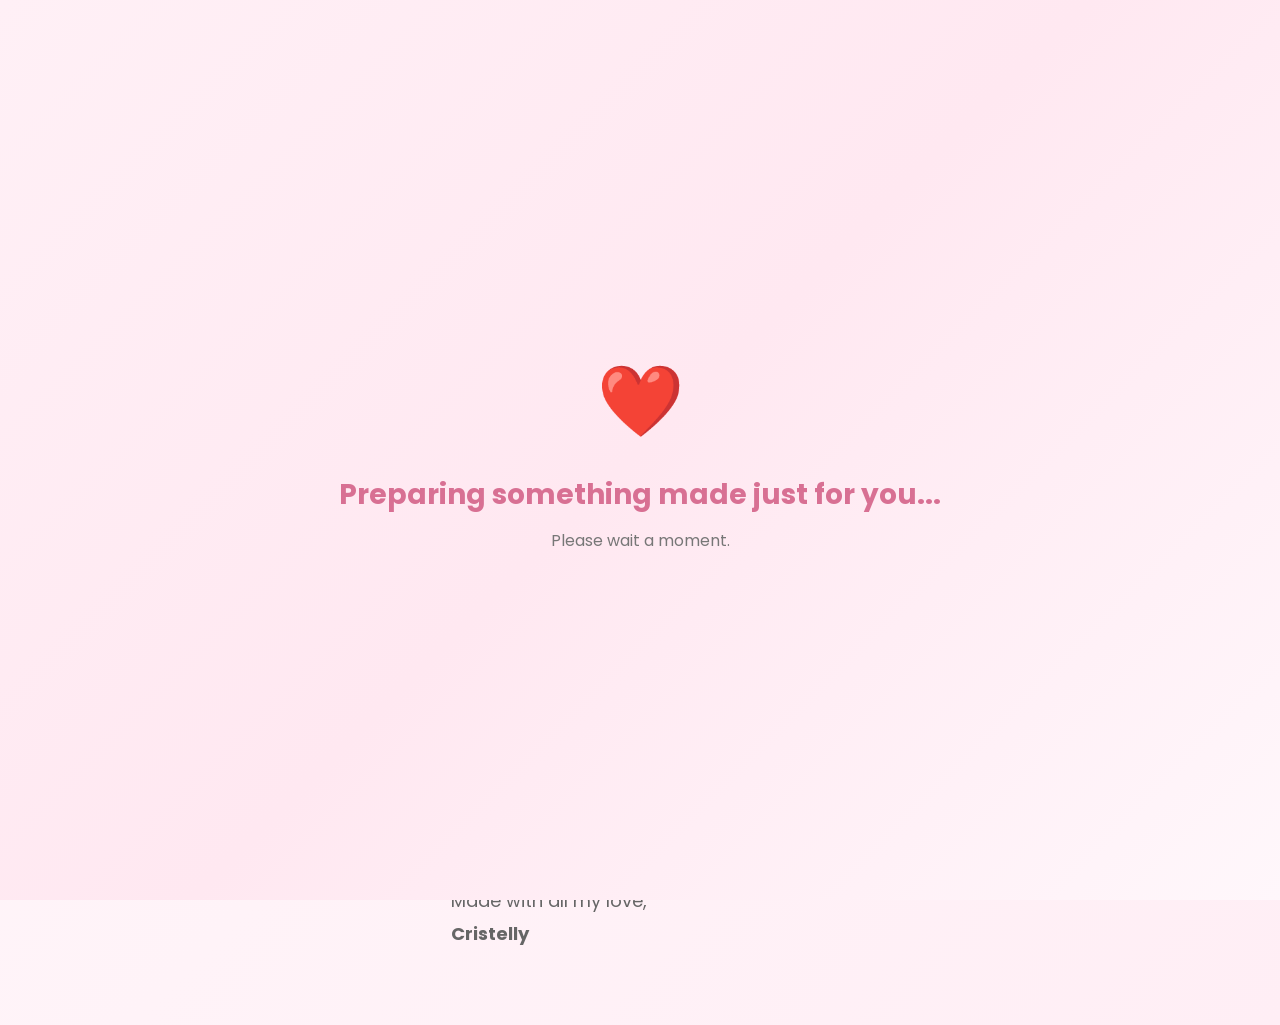
<file: index.html>
<!DOCTYPE html>
<html lang="en">

<head>

<meta charset="UTF-8">

<meta name="viewport" content="width=device-width, initial-scale=1.0">

<title>Every Reason Leads to You ❤️</title>

<link rel="preconnect" href="https://fonts.googleapis.com">

<link rel="preconnect" href="https://fonts.gstatic.com" crossorigin>

<link href="https://fonts.googleapis.com/css2?family=Great+Vibes&family=Poppins:wght@300;400;500;600&display=swap" rel="stylesheet">

<link rel="stylesheet" href="style.css">

</head>

<body>

  <div id="loader">
<div class="loader-heart">❤️</div>
<h2>Preparing something made just for you...</h2>
<p>Please wait a moment.</p>
</div>

<section class="hero">

<div class="overlay"></div>

<div class="hero-content">

<img src="cover.jpg" class="cover" alt="Our Photo">

<p class="small-text">
  
To the Love of My Life...
  
</p>

<h1>

Every Reason

<br>

Leads to You

</h1>

<p class="subtitle">

A Digital Love Story

<br>

for Mattyyy ❤️

</p>

<div class="line"></div>

<p class="message">

Some gifts are opened once.

<br><br>

I hope this one

stays with you forever.

</p>

<a href="letter.html">

<button class="main-button">

Begin Reading ❤️

</button>

</a>

<p class="signature">

Made with all my love,

<br>

<strong>Cristelly</strong>

</p>

</div>

</section>

<script src="script.js"></script>

</body>

</html>
</file>
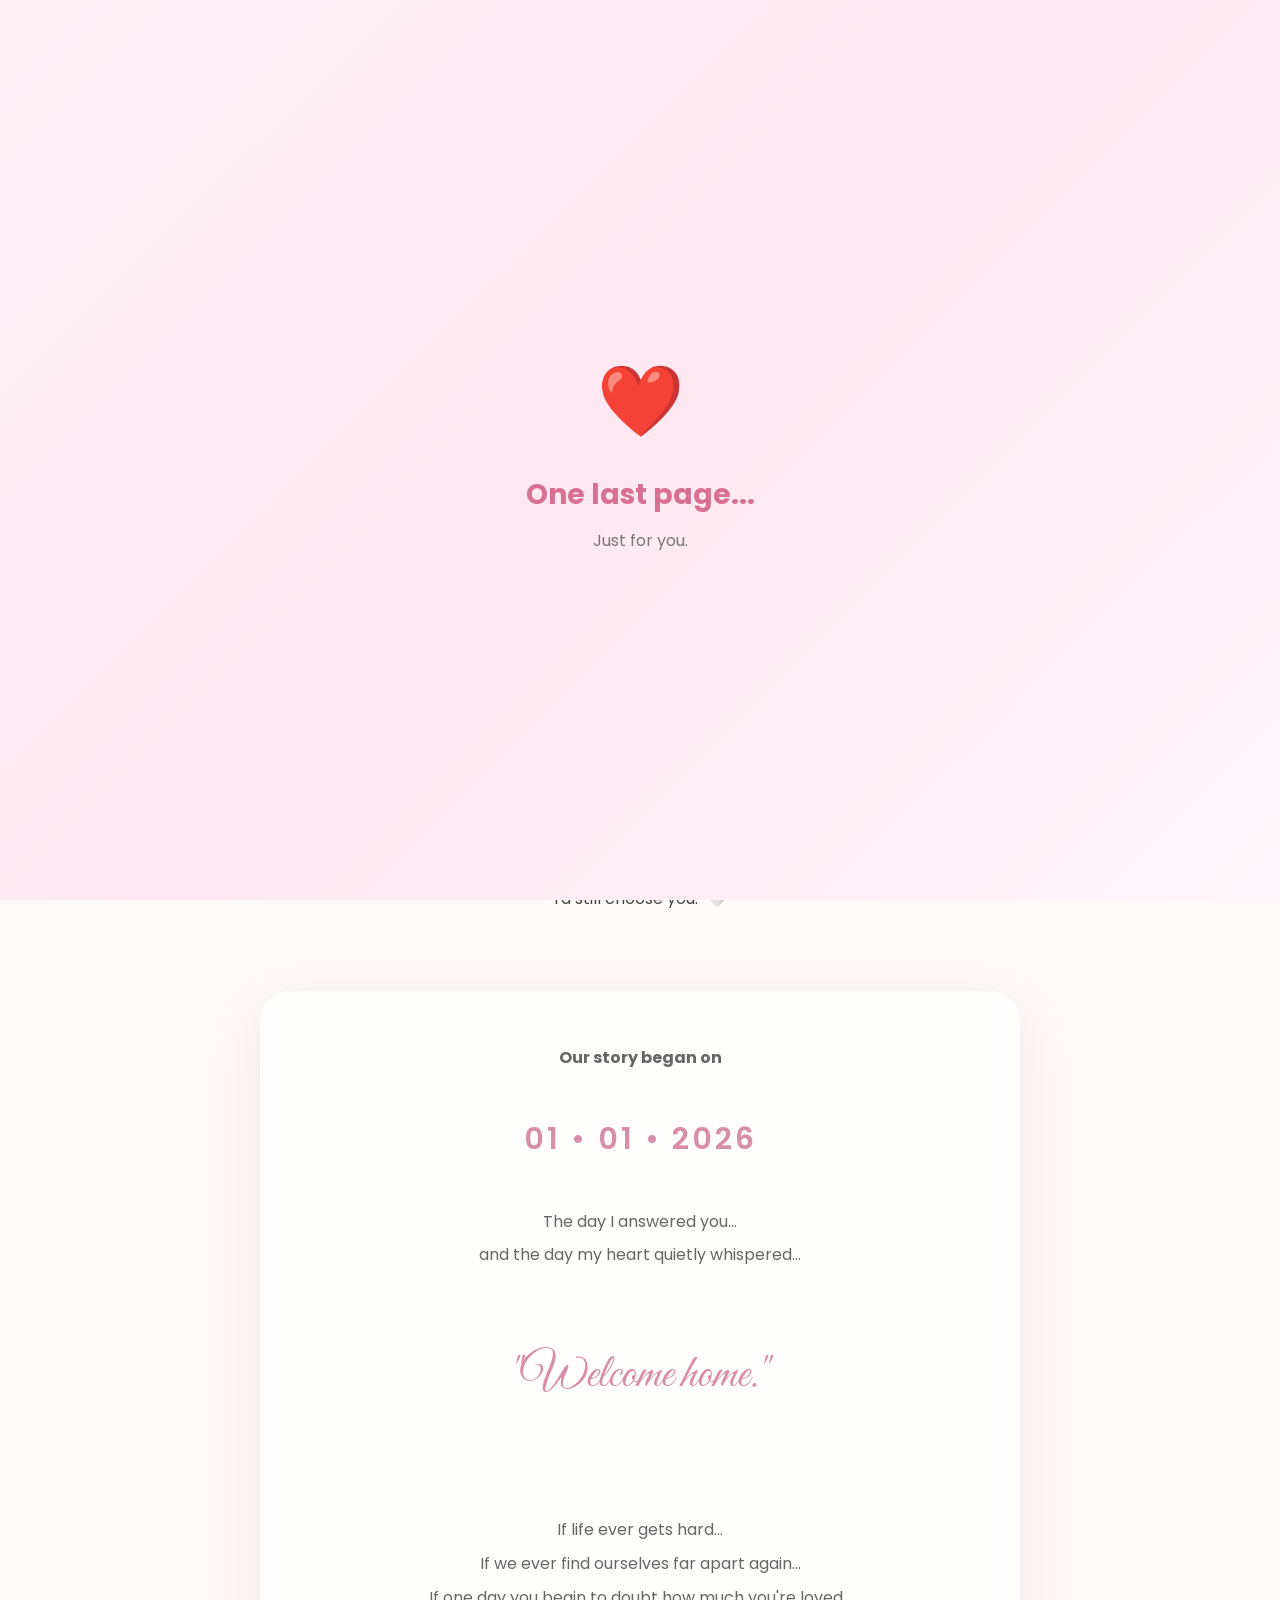
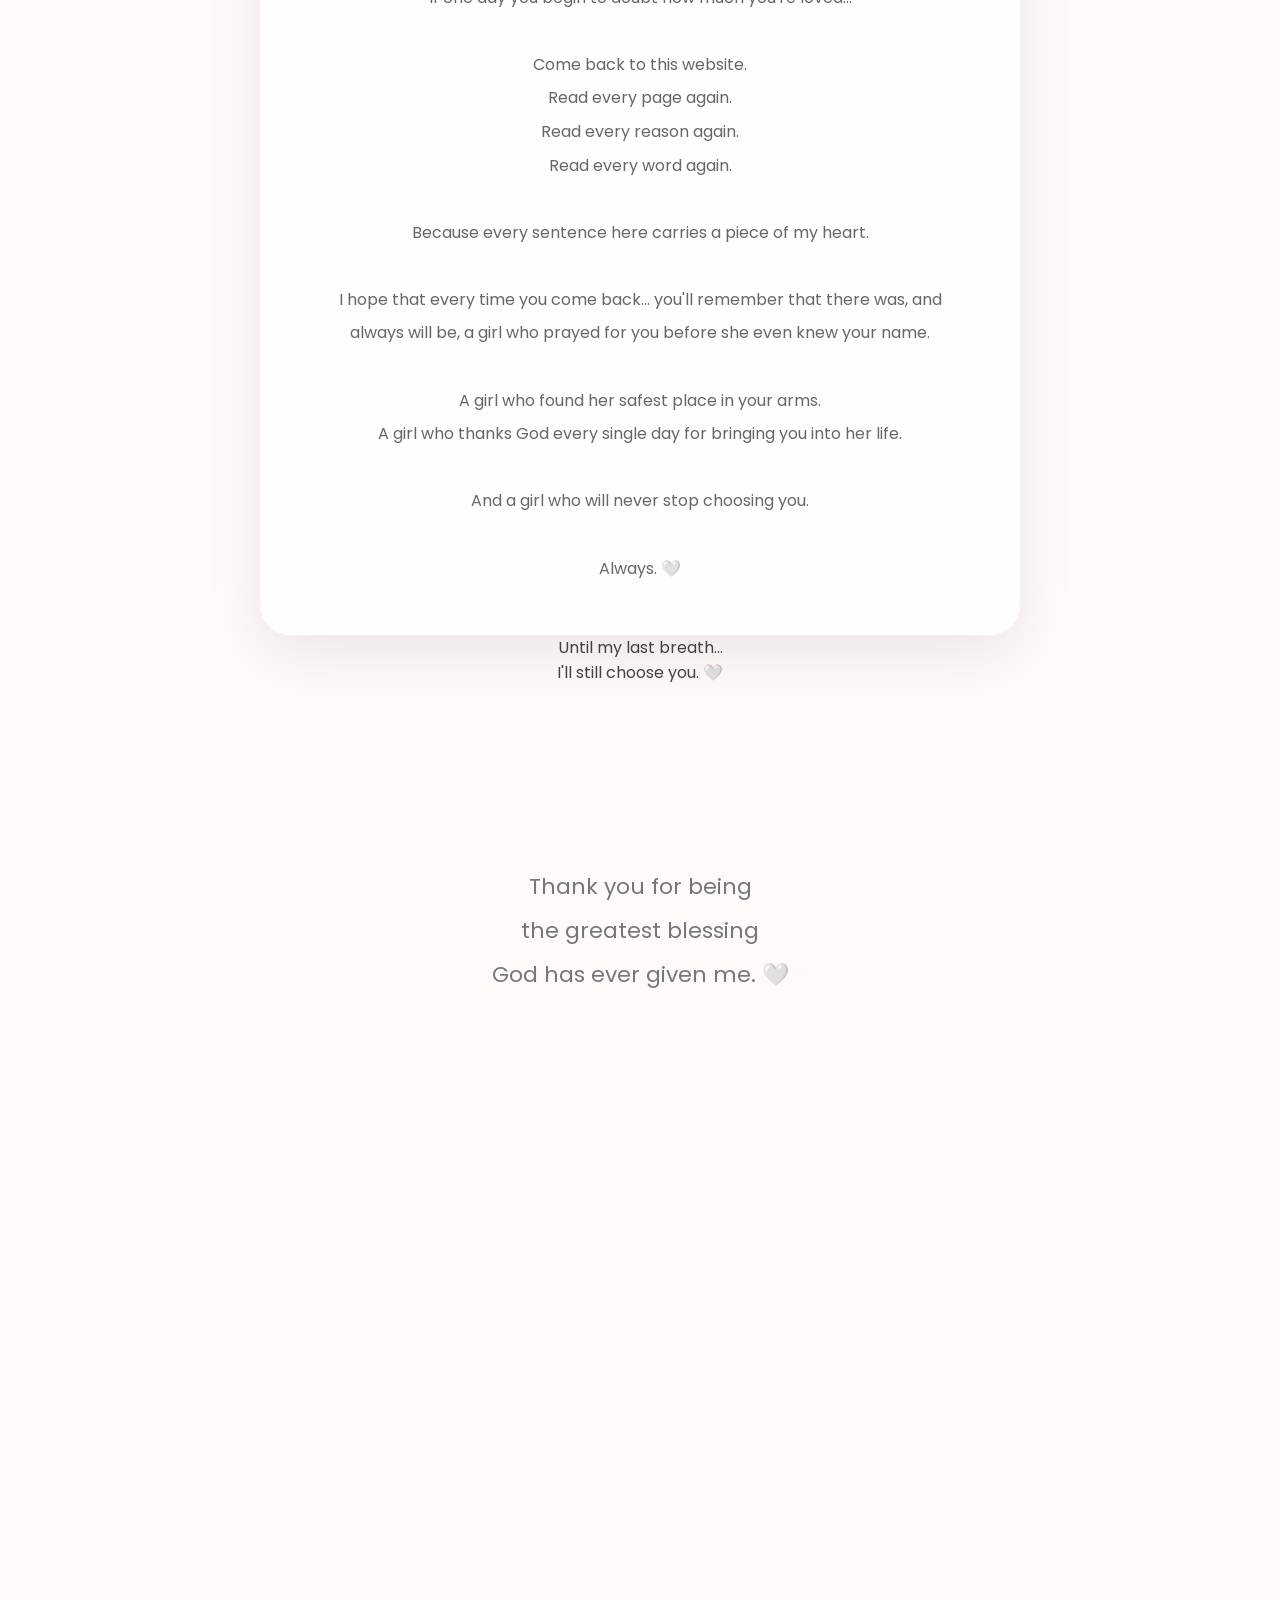
<file: final.html>
<!DOCTYPE html>
<html lang="en">

<head>

<meta charset="UTF-8">
<meta name="viewport" content="width=device-width, initial-scale=1.0">

<title>Forever Yours 🤍</title>

<link rel="preconnect" href="https://fonts.googleapis.com">
<link rel="preconnect" href="https://fonts.gstatic.com" crossorigin>

<link href="https://fonts.googleapis.com/css2?family=Poppins:wght@300;400;500;600&family=Great+Vibes&display=swap" rel="stylesheet">

<link rel="stylesheet" href="style.css">

</head>

<body class="memory-page">

<div id="loader">
<div class="loader-heart">❤️</div>
<h2>One last page...</h2>
<p>Just for you.</p>
</div>

<section class="memory-page">

<div class="memory-wrapper">

<p class="chapter">
CHAPTER FIVE
</p>

<h1>
Forever Yours 🤍
</h1>

<p class="subtitle">
The last page of this little love story...
</p>

<div class="final-signature">

<p class="signature-text">
Forever yours,
</p>

<h2 class="signature-name">
Cristel Joy Altarejos
</h2>

<div class="ps-card">

<h3>P.S.</h3>

<p>

If God allows us to spend forever together...

<br><br>

I hope that one day,
with a heart full of gratitude and love,

I'll proudly sign my name as...

</p>

<h2 class="future-name">
Cristel Joy Altarejos-Lazaro.
</h2>

<p>

Until then...

<br><br>

I'll keep praying for us.

<br>

I'll keep choosing you.

<br>

I'll keep loving you.

<br>

And I'll keep believing in the beautiful future
we're building together.

<br><br>

Through every season...

every challenge...

every celebration...

and every answered prayer...

my heart will always find its way back to you.

<br><br>

Thank you for reading every page of my heart.

<br><br>

<strong>Happy Birthday, my love. ❤️</strong>

</p>

</div>

<p class="final-quote">

"In this lifetime...

<br>

and in every lifetime...

<br>

I'd still choose you."

🤍

</p>

<div class="time-capsule">

<p>

<strong>Our story began on</strong>

<br><br>

<span class="date">
01 • 01 • 2026
</span>

<br><br>

The day I answered you...

<br>

and the day my heart quietly whispered...

<br><br>

<span class="welcome-home">
"Welcome home."
</span>

<br><br>

If life ever gets hard...

<br>

If we ever find ourselves far apart again...

<br>

If one day you begin to doubt how much you're loved...

<br><br>

Come back to this website.

<br>

Read every page again.

<br>

Read every reason again.

<br>

Read every word again.

<br><br>

Because every sentence here carries a piece of my heart.

<br><br>

I hope that every time you come back...

you'll remember that there was,

and always will be,

a girl who prayed for you

before she even knew your name.

<br><br>

A girl who found her safest place in your arms.

<br>

A girl who thanks God every single day

for bringing you into her life.

<br><br>

And a girl who will never stop choosing you.

<br><br>

Always.

🤍

</p>

</div>

<div class="ending-whisper">

Until my last breath...

<br>

I'll still choose you.

🤍

</div>

</div>

</section>

<script src="script.js"></script>

</body>

</html>

<!-- ===========================
MOVIE ENDING
=========================== -->

<div class="movie-ending">

<p id="birthdayMessage" class="hidden-message">

Thank you for being

<br>

the greatest blessing

<br>

God has ever given me.

🤍

</p>

<h2 id="theEnd" class="hidden-message">

The End?

</h2>

<h2 id="foreverMessage" class="hidden-message">

No...

<br><br>

This is only the beginning

<br>

of our forever.

🤍

</h2>

<p id="lastWhisper" class="hidden-message last-whisper">

Wherever life takes us,

<br>

my heart will always find

its way back to you.

🤍

</p>

</div>

<script>

window.addEventListener("load", function () {

setTimeout(function () {

document.getElementById("birthdayMessage").classList.add("show");

setTimeout(function () {

document.getElementById("theEnd").classList.add("show");

setTimeout(function () {

document.getElementById("theEnd").style.opacity = "0";

setTimeout(function () {

document.getElementById("theEnd").style.display = "none";

document.getElementById("foreverMessage").classList.add("show");

setTimeout(function () {

document.getElementById("lastWhisper").classList.add("show");

}, 2500);

}, 1000);

}, 2500);

}, 2500);

}, 1200);

});

</script>
</file>
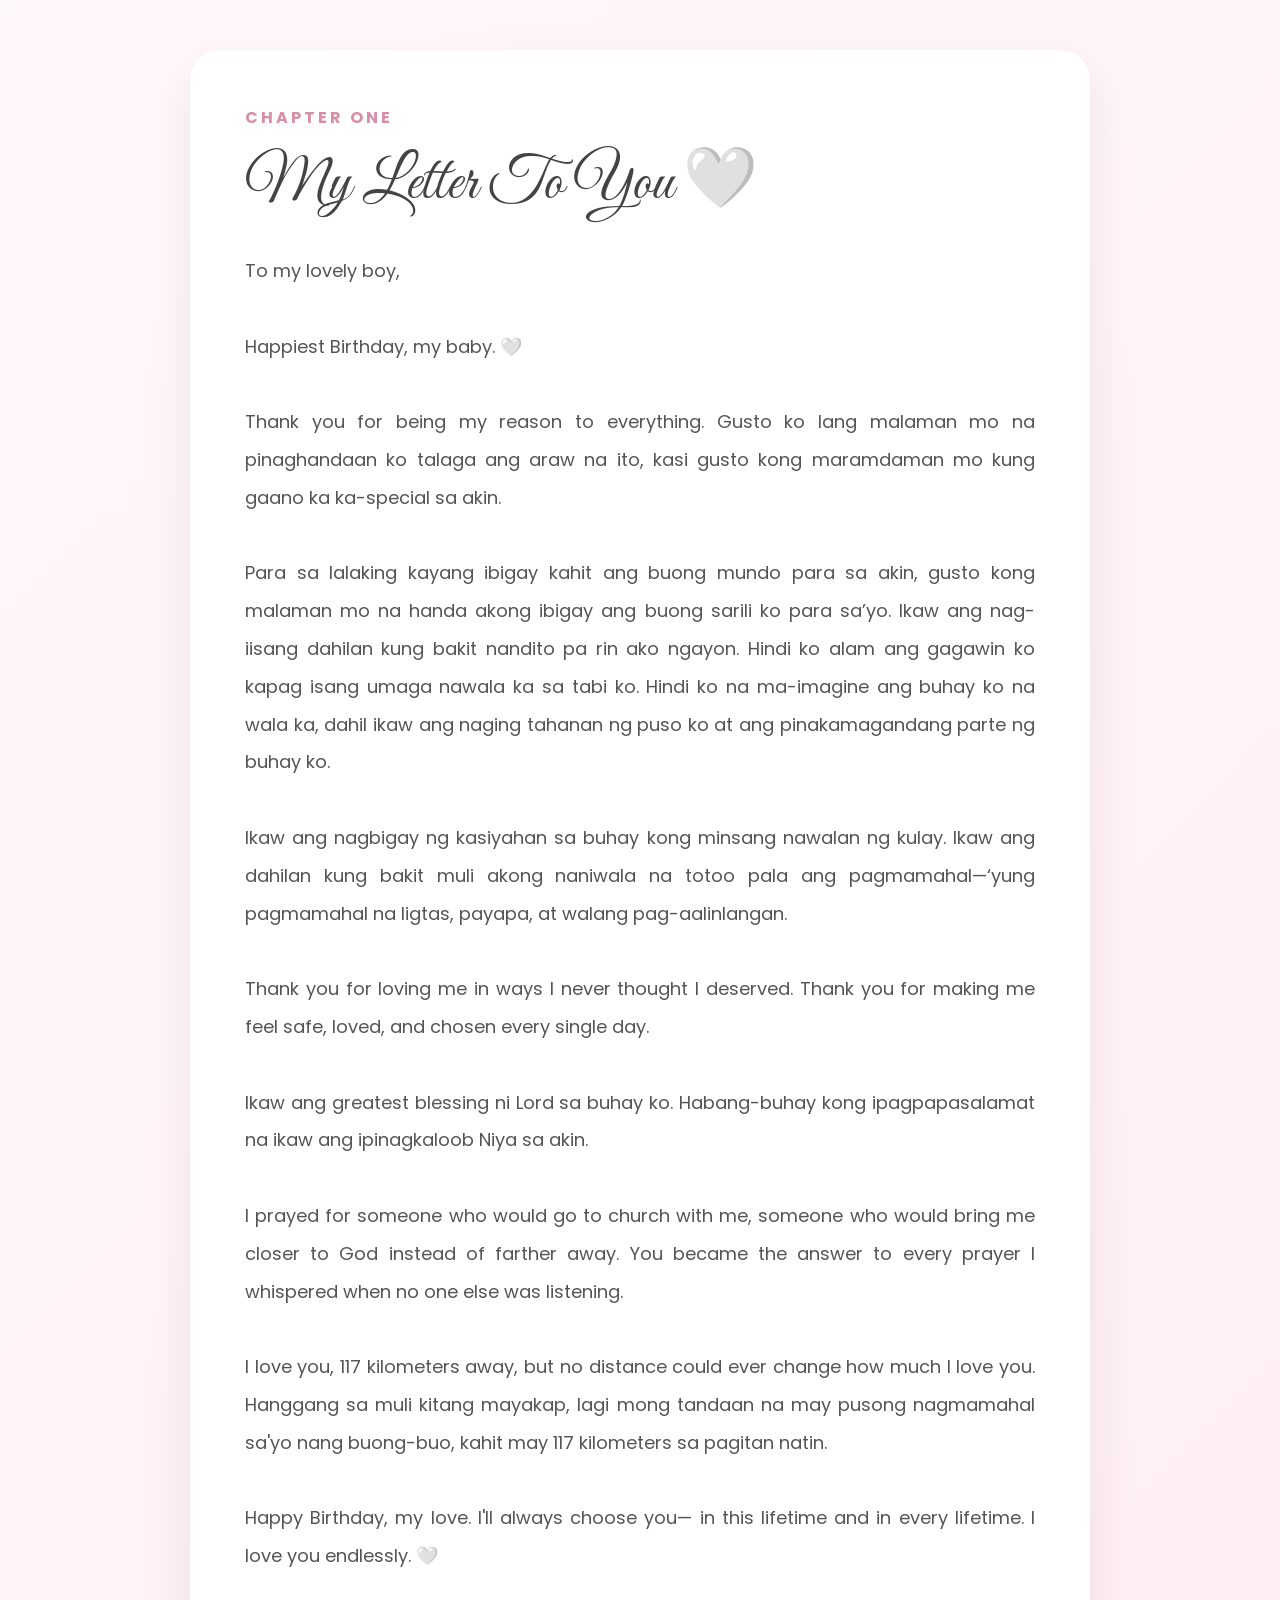
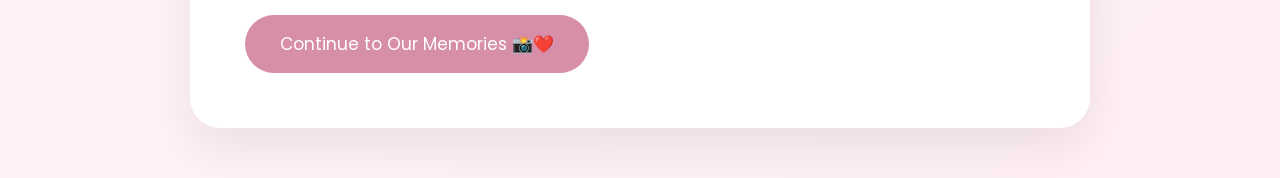
<file: letter.html>
<!DOCTYPE html>
<html lang="en">

<head>

<meta charset="UTF-8">
<meta name="viewport" content="width=device-width, initial-scale=1.0">

<title>Chapter One • My Letter To You ❤️</title>

<link rel="stylesheet" href="style.css">

</head>

<body>

<section class="letter-page">

<div class="letter-card">

<h4>Chapter One</h4>

<h1>My Letter To You 🤍</h1>

<p>

To my lovely boy,

<br><br>

Happiest Birthday, my baby. 🤍

<br><br>

Thank you for being my reason to everything. Gusto ko lang malaman mo na pinaghandaan ko talaga ang araw na ito, kasi gusto kong maramdaman mo kung gaano ka ka-special sa akin.

<br><br>

Para sa lalaking kayang ibigay kahit ang buong mundo para sa akin, gusto kong malaman mo na handa akong ibigay ang buong sarili ko para sa’yo. Ikaw ang nag-iisang dahilan kung bakit nandito pa rin ako ngayon. Hindi ko alam ang gagawin ko kapag isang umaga nawala ka sa tabi ko. Hindi ko na ma-imagine ang buhay ko na wala ka, dahil ikaw ang naging tahanan ng puso ko at ang pinakamagandang parte ng buhay ko.

<br><br>

Ikaw ang nagbigay ng kasiyahan sa buhay kong minsang nawalan ng kulay. Ikaw ang dahilan kung bakit muli akong naniwala na totoo pala ang pagmamahal—‘yung pagmamahal na ligtas, payapa, at walang pag-aalinlangan.

<br><br>

Thank you for loving me in ways I never thought I deserved.

Thank you for making me feel safe, loved, and chosen every single day.

<br><br>

Ikaw ang greatest blessing ni Lord sa buhay ko.

Habang-buhay kong ipagpapasalamat na ikaw ang ipinagkaloob Niya sa akin.

<br><br>

I prayed for someone who would go to church with me, someone who would bring me closer to God instead of farther away.

You became the answer to every prayer I whispered when no one else was listening.

<br><br>

I love you, 117 kilometers away, but no distance could ever change how much I love you.

Hanggang sa muli kitang mayakap, lagi mong tandaan na may pusong nagmamahal sa'yo nang buong-buo, kahit may 117 kilometers sa pagitan natin.

<br><br>

Happy Birthday, my love.

I'll always choose you—

in this lifetime

and in every lifetime.

I love you endlessly.

🤍

</p>

<a href="memories.html">
<button class="next-btn">
Continue to Our Memories 📸❤️

</button>

</a>

</div>

</section>

</body>

</html>
</file>
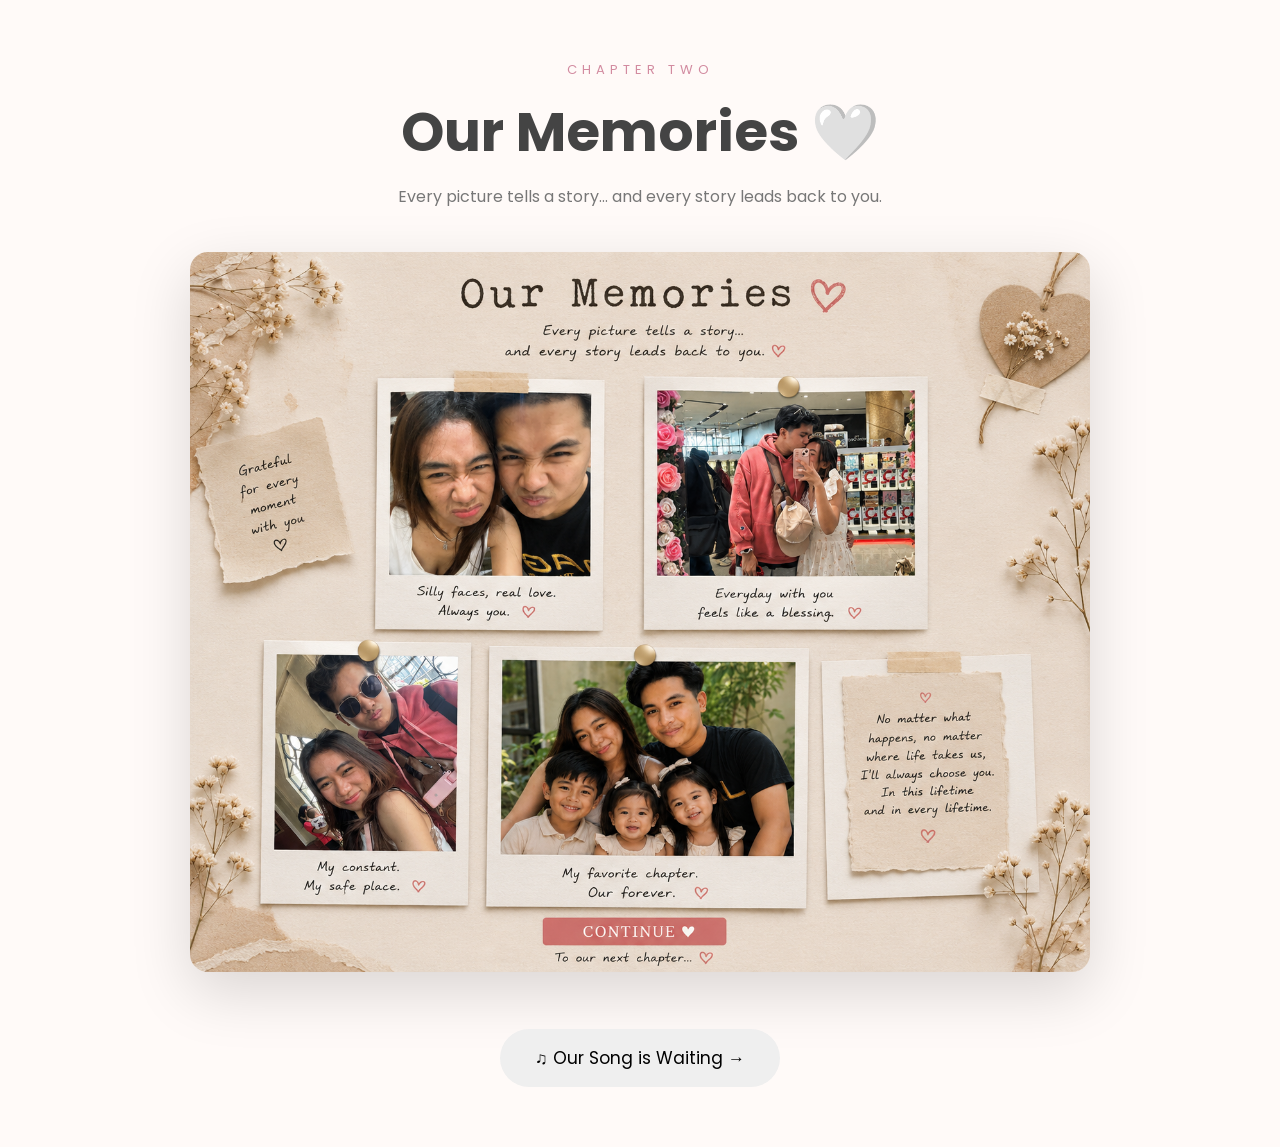
<file: memories.html>
<!DOCTYPE html>
<html lang="en">

<head>

<meta charset="UTF-8">
<meta name="viewport" content="width=device-width, initial-scale=1.0">

<title>Chapter Two • Our Memories</title>

<link rel="preconnect" href="https://fonts.googleapis.com">
<link rel="preconnect" href="https://fonts.gstatic.com" crossorigin>

<link href="https://fonts.googleapis.com/css2?family=Poppins:wght@300;400;500;600&display=swap" rel="stylesheet">

<link rel="stylesheet" href="style.css">

</head>

<body class="memory-page">

<div class="memory-wrapper">

<p class="chapter">
CHAPTER TWO
</p>

<h1>
Our Memories 🤍
</h1>

<p class="subtitle">
Every picture tells a story...
and every story leads back to you.
</p>

<img src="memory-board.png" class="memory-board" alt="Our Memories">

<a href="song.html">
<button class="main-button">
♫ Our Song is Waiting →
</button>
</a>

</div>

</body>

</html>
</file>
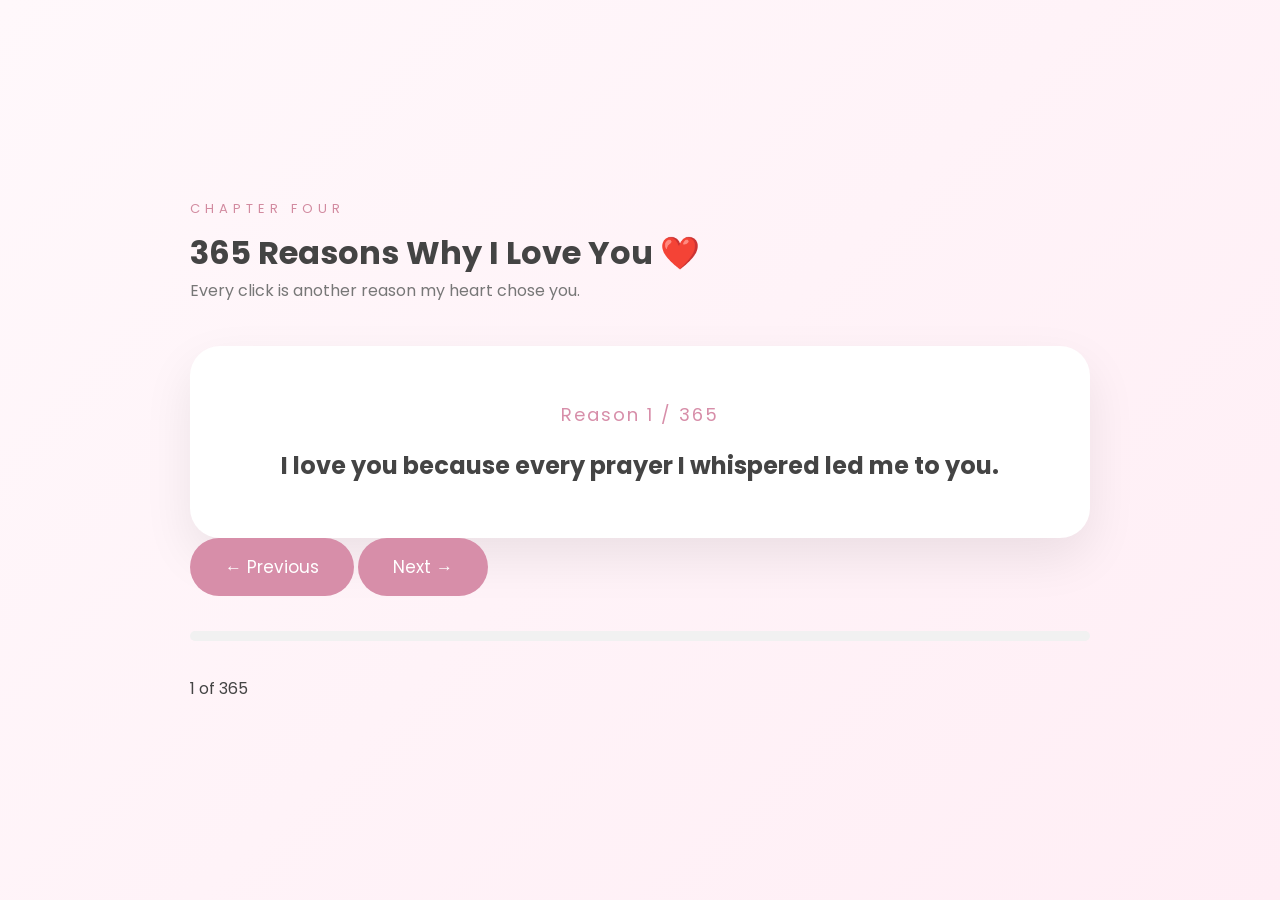
<file: reasons.html>
<!DOCTYPE html>
<html lang="en">

<head>

<meta charset="UTF-8">
<meta name="viewport" content="width=device-width, initial-scale=1.0">

<title>365 Reasons Why I Love You ❤️</title>

<link rel="preconnect" href="https://fonts.googleapis.com">
<link rel="preconnect" href="https://fonts.gstatic.com" crossorigin>

<link href="https://fonts.googleapis.com/css2?family=Great+Vibes&family=Poppins:wght@300;400;600&display=swap" rel="stylesheet">

<link rel="stylesheet" href="style.css">

</head>

<body class="reasons-page">

<div class="reasons-container">

<p class="chapter">
CHAPTER FOUR
</p>

<h1>
365 Reasons Why I Love You ❤️
</h1>

<p class="subtitle">
Every click is another reason my heart chose you.
</p>

<div class="reason-card">

<p class="reason-number">
Reason
<span id="reasonNumber">1</span>
/ 365
</p>

<h2 id="reasonText">
I love you because every prayer I whispered led me to you.
</h2>

</div>

<div class="navigation">

<button id="prevBtn" class="start-button">
← Previous
</button>

<button id="nextBtn" class="start-button">
Next →
</button>

</div>

<div class="progress-container">

<div id="progressBar"></div>

</div>

<p class="progress-text">
<span id="progressPercent">1</span> of 365
</p>

</div>

<script src="reasons.js"></script>
<script src="script.js"></script>

</body>

</html>
</file>
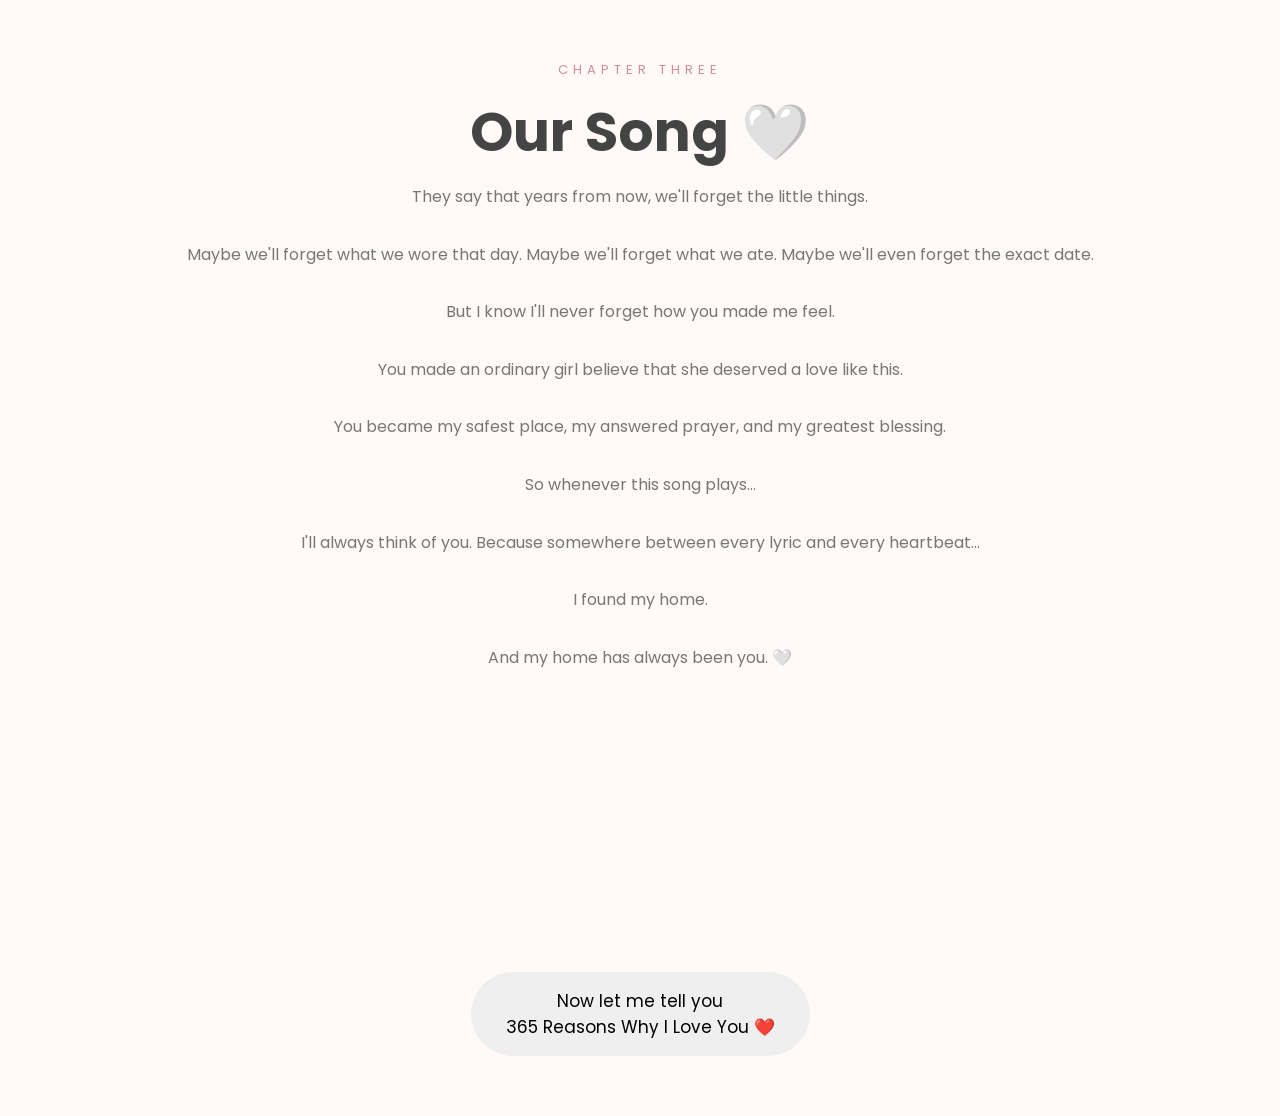
<file: song.html>
<!DOCTYPE html>
<html lang="en">

<head>

<meta charset="UTF-8">
<meta name="viewport" content="width=device-width, initial-scale=1.0">

<title>Our Song 🤍</title>

<link rel="preconnect" href="https://fonts.googleapis.com">
<link rel="preconnect" href="https://fonts.gstatic.com" crossorigin>

<link href="https://fonts.googleapis.com/css2?family=Poppins:wght@300;400;500;600&family=Great+Vibes&display=swap" rel="stylesheet">

<link rel="stylesheet" href="style.css">

</head>

<body>

<section class="memory-page">

<div class="memory-wrapper">

<p class="chapter">
CHAPTER THREE
</p>

<h1>Our Song 🤍</h1>

<p class="subtitle">

They say that years from now, we'll forget the little things.

<br><br>

Maybe we'll forget what we wore that day.

Maybe we'll forget what we ate.

Maybe we'll even forget the exact date.

<br><br>

But I know I'll never forget how you made me feel.

<br><br>

You made an ordinary girl believe that she deserved a love like this.

<br><br>

You became my safest place,
my answered prayer,
and my greatest blessing.

<br><br>

So whenever this song plays…

<br><br>

I'll always think of you.

Because somewhere between every lyric
and every heartbeat…

<br><br>

I found my home.

<br><br>

And my home has always been you.

🤍

</p>

<iframe
style="border-radius:20px"
src="https://open.spotify.com/embed/track/7KD8oUUpidul2ROxTIhPAw?utm_source=generator"
width="100%"
height="152"
frameBorder="0"
allowfullscreen=""
allow="autoplay; clipboard-write; encrypted-media; fullscreen; picture-in-picture"
loading="lazy">
</iframe>

<br><br><br>

<a href="reasons.html">

<button class="main-button">

Now let me tell you

<br>

365 Reasons Why I Love You ❤️

</button>

</a>

</div>

</section>

<script src="script.js"></script>

</body>

</html>
</file>
<file: style.css>
/* =====================================================
EVERY REASON LEADS TO YOU
Version 4.0
===================================================== */

@import url('https://fonts.googleapis.com/css2?family=Poppins:wght@300;400;500;600;700&family=Great+Vibes&display=swap');

*{
margin:0;
padding:0;
box-sizing:border-box;
}

html{
scroll-behavior:smooth;
}

body{

font-family:'Poppins',sans-serif;

background:linear-gradient(135deg,#fff8fb,#ffeef5);

color:#444;

overflow-x:hidden;

animation:fadeIn .8s ease;

}

/* ==========================
Fade Animation
========================== */

@keyframes fadeIn{

from{
opacity:0;
transform:translateY(20px);
}

to{
opacity:1;
transform:translateY(0);
}

}

/* ==========================
HOME PAGE
========================== */

.hero{

min-height:100vh;

display:flex;

justify-content:center;

align-items:center;

padding:40px;

}

.hero-card{

width:900px;

background:rgba(255,255,255,.72);

backdrop-filter:blur(18px);

border-radius:30px;

padding:50px;

box-shadow:0 20px 50px rgba(0,0,0,.08);

text-align:center;

}

.cover{

width:250px;

height:250px;

object-fit:cover;

border-radius:50%;

box-shadow:0 18px 35px rgba(0,0,0,.18);

margin-bottom:45px;

}

.hero h4{

letter-spacing:4px;

text-transform:uppercase;

color:#d78ea9;

margin-bottom:15px;

}

.hero h1{

font-size:55px;

margin-bottom:20px;

color:#333;

}

.hero p{

font-size:18px;

line-height:1.8;

margin-bottom:35px;

color:#666;

}

/* ==========================
BUTTONS
========================== */

button{

font-family:'Poppins';

cursor:pointer;

border:none;

border-radius:999px;

padding:16px 35px;

font-size:17px;

transition:.35s;

}

.start-button,
.next-btn,
.reason-btn{

background:#d78ea9;

color:white;

}

.start-button:hover,
.next-btn:hover,
.reason-btn:hover{

transform:translateY(-4px);

box-shadow:0 12px 25px rgba(215,142,169,.35);

}

/* ==========================
LETTER PAGE
========================== */

.letter-page{

min-height:100vh;

display:flex;

justify-content:center;

align-items:center;

padding:50px;

}

.letter-card{

width:900px;

background:white;

border-radius:30px;

padding:55px;

box-shadow:0 20px 50px rgba(0,0,0,.08);

}

.letter-card h4{

letter-spacing:3px;

text-transform:uppercase;

color:#d78ea9;

margin-bottom:12px;

}

.letter-card h1{

font-family:'Great Vibes',cursive;

font-size:60px;

font-weight:400;

margin-bottom:30px;

color:#444;

}

.letter-card p{

font-size:18px;

line-height:2.1;

text-align:justify;

color:#555;

margin-bottom:40px;

}

/* ==========================
REASONS PAGE
========================== */

.reasons-page{

min-height:100vh;

display:flex;

justify-content:center;

align-items:center;

padding:40px;

}

.reason-card{

width:900px;

background:white;

padding:55px;

border-radius:30px;

text-align:center;

box-shadow:0 20px 50px rgba(0,0,0,.08);

}

.reason-number{

font-size:18px;

color:#d78ea9;

margin-bottom:20px;

letter-spacing:2px;

}

.reason{

font-size:33px;

font-weight:500;

line-height:1.8;

margin:40px 0;

color:#444;

min-height:180px;

transition:.3s;

}

.progress-container{

height:10px;

background:#f1f1f1;

border-radius:50px;

overflow:hidden;

margin:35px 0;

}

.progress{

height:100%;

width:0%;

background:#d78ea9;

transition:.4s;

}

/* ==========================
NAVIGATION BUTTONS
========================== */

.button-group{

display:flex;

justify-content:center;

gap:20px;

margin-top:35px;

}

/* ==========================
FOOTER
========================== */

.footer{

margin-top:50px;

text-align:center;

font-size:14px;

color:#999;

}

/* ==========================
MOBILE
========================== */

@media(max-width:768px){

.hero-card,
.letter-card,
.reason-card{

padding:30px;

width:100%;

}

.hero h1{

font-size:40px;

}

.letter-card h1{

font-size:45px;

}

.reason{

font-size:24px;

}

.cover{

width:180px;

height:180px;

}

button{

width:100%;

}

.button-group{

flex-direction:column;

}

}

/* =========================
LOADING SCREEN
========================= */

#loader{
position:fixed;
top:0;
left:0;
width:100%;
height:100vh;
background:linear-gradient(135deg,#fff0f6,#ffe8f1,#fff7fb);
display:flex;
flex-direction:column;
justify-content:center;
align-items:center;
z-index:99999;
transition:opacity 1s ease;
}

.loader-heart{
font-size:70px;
animation:heartbeat 1.2s infinite;
}

#loader h2{
margin-top:20px;
font-size:28px;
color:#d87093;
}

#loader p{
color:#777;
margin-top:12px;
}

@keyframes heartbeat{
0%{transform:scale(1);}
25%{transform:scale(1.15);}
40%{transform:scale(.95);}
60%{transform:scale(1.18);}
100%{transform:scale(1);}
}
/* ===========================
MEMORY PAGE
=========================== */

.memory-page{

background:#fffaf8;

padding:60px 20px;

font-family:'Poppins',sans-serif;

}

.memory-wrapper{

max-width:1000px;

margin:auto;

text-align:center;

}

.chapter{

letter-spacing:5px;

color:#d28ba0;

font-size:13px;

margin-bottom:10px;

}

.memory-wrapper h1{

font-size:55px;

margin-bottom:10px;

color:#444;

}

.subtitle{

color:#777;

margin-bottom:40px;

line-height:1.8;

}

.memory-board{

width:100%;

max-width:900px;

border-radius:18px;

box-shadow:0 20px 60px rgba(0,0,0,.15);

transition:.5s;

}

.memory-board:hover{

transform:scale(1.02);

}

/* ===========================
FINAL TIME CAPSULE
=========================== */

.time-capsule{

margin-top:80px;

padding:50px;

background:rgba(255,255,255,.75);

backdrop-filter:blur(12px);

border-radius:30px;

box-shadow:0 20px 60px rgba(0,0,0,.08);

max-width:760px;

margin-left:auto;

margin-right:auto;

line-height:2.1;

color:#666;

}

.time-capsule .date{

font-size:30px;

font-weight:600;

color:#d78ea9;

letter-spacing:3px;

}

.welcome-home{

font-family:'Great Vibes',cursive;

font-size:48px;

color:#d78ea9;

display:block;

margin:20px 0;

}

.memory-wrapper .main-button{

margin-top:50px;

}

/* ===========================
MOVIE ENDING
=========================== */

.movie-ending{

margin-top:120px;

padding-bottom:120px;

text-align:center;

}

.hidden-message{

opacity:0;

transform:translateY(30px);

transition:all 1.5s ease;

}

.show{

opacity:1;

transform:translateY(0);

}

#birthdayMessage{

font-size:22px;

line-height:2;

color:#777;

margin-bottom:80px;

animation:fadeUp 2s ease;

}

#theEnd{

font-family:'Great Vibes',cursive;

font-size:72px;

color:#d78ea9;

margin-bottom:70px;

animation:fadeUp 2s ease;

}

#foreverMessage{

font-family:'Great Vibes',cursive;

font-size:58px;

color:#d78ea9;

line-height:1.8;

margin-bottom:60px;

animation:fadeUp 2s ease;

}

.last-whisper{

font-family:'Great Vibes',cursive;

font-size:42px;

color:#b88a9a;

line-height:1.8;

margin-top:40px;

padding-bottom:40px;

animation:fadeUp 2s ease;

}

@keyframes fadeUp{

from{

opacity:0;

transform:translateY(30px);

}

to{

opacity:1;

transform:translateY(0);

}

}
</file>
